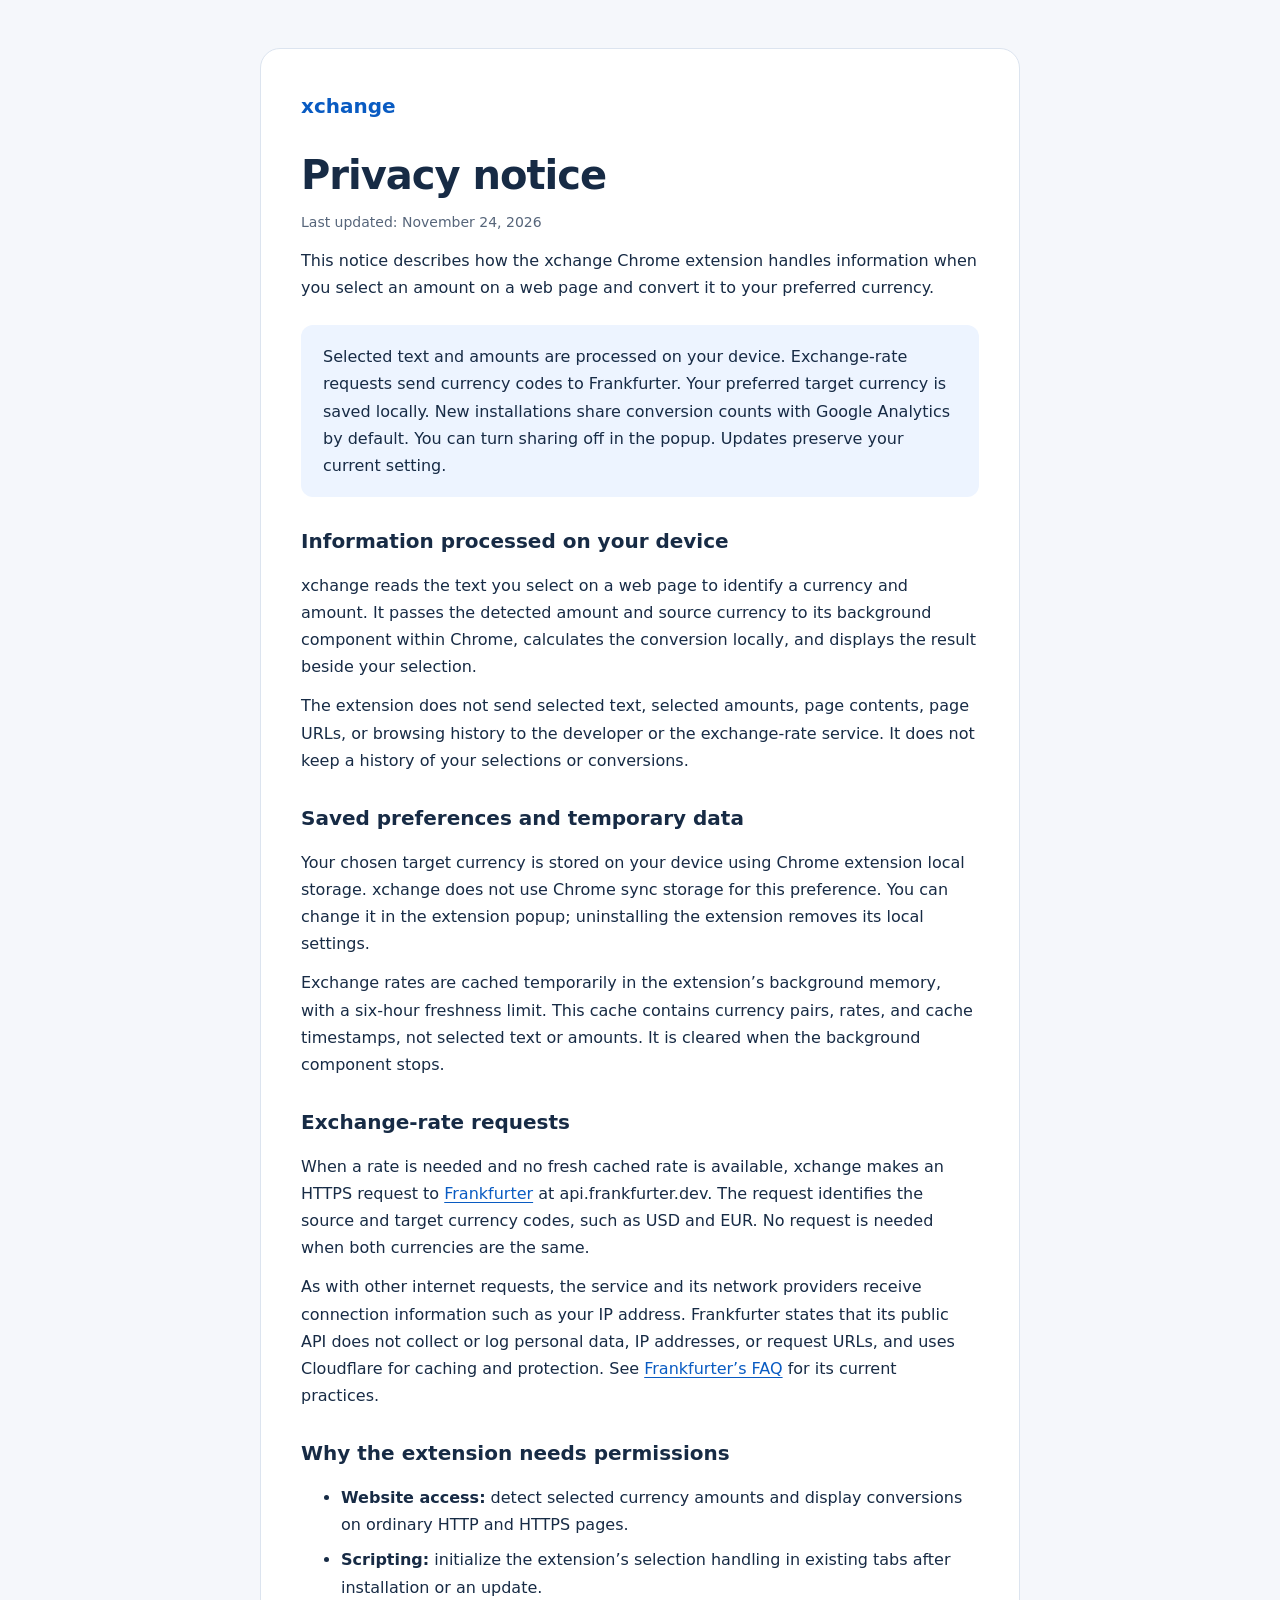
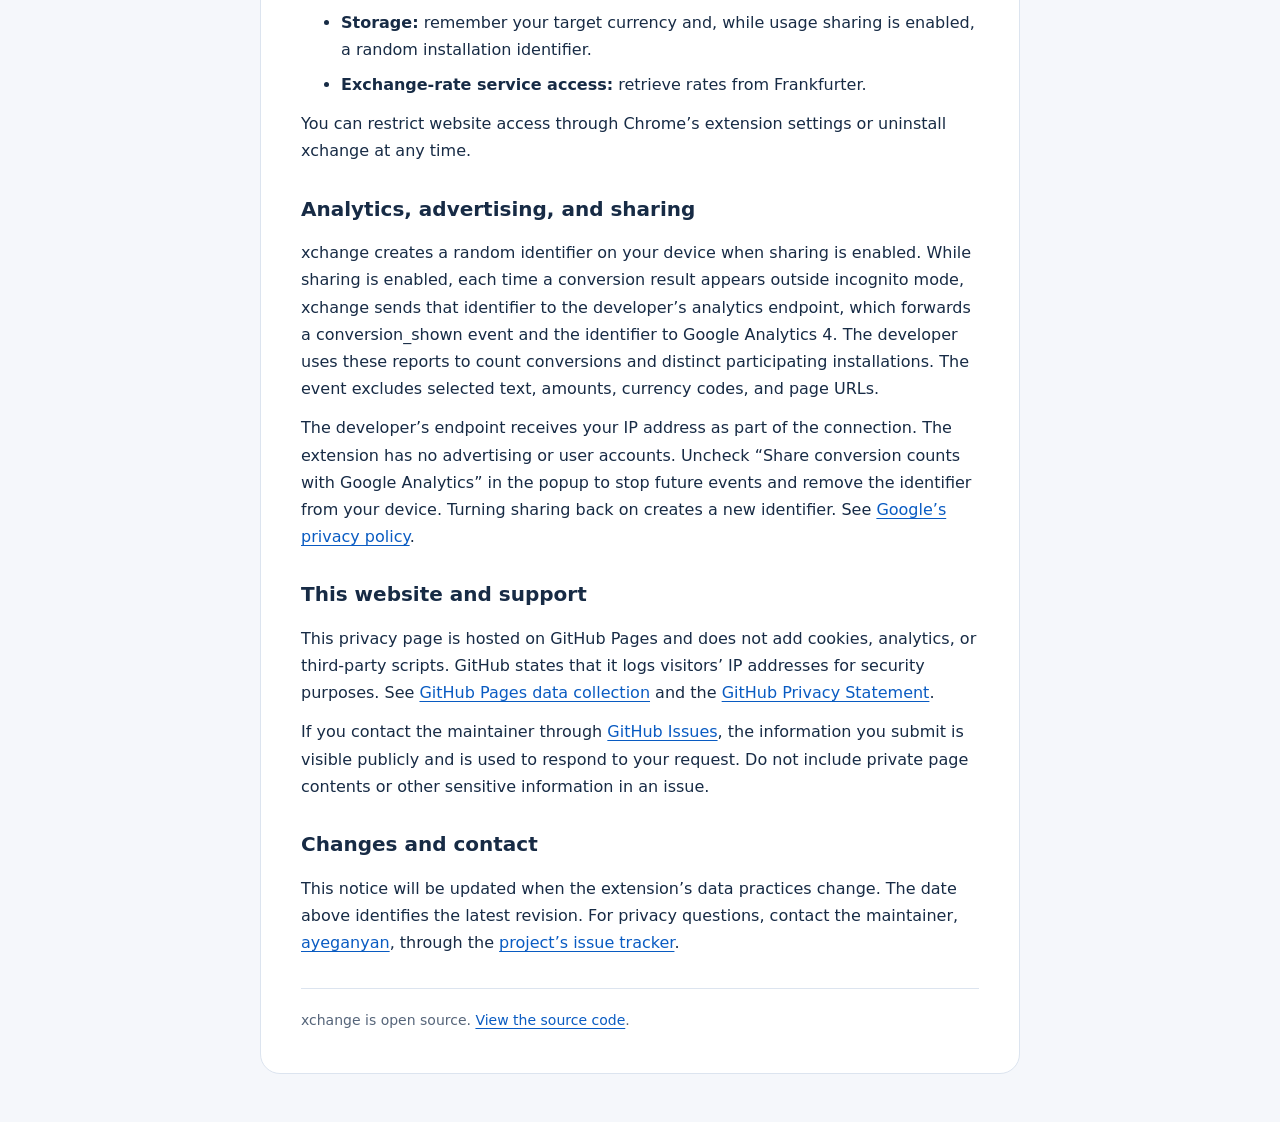
<file: docs/index.html>
<!doctype html>
<html lang="en">
<head>
  <meta charset="utf-8">
  <meta name="viewport" content="width=device-width, initial-scale=1">
  <meta http-equiv="refresh" content="0; url=privacy.html">
  <title>xchange privacy notice</title>
</head>
<body><p><a href="privacy.html">Read the xchange privacy notice</a>.</p></body>
</html>
</file>
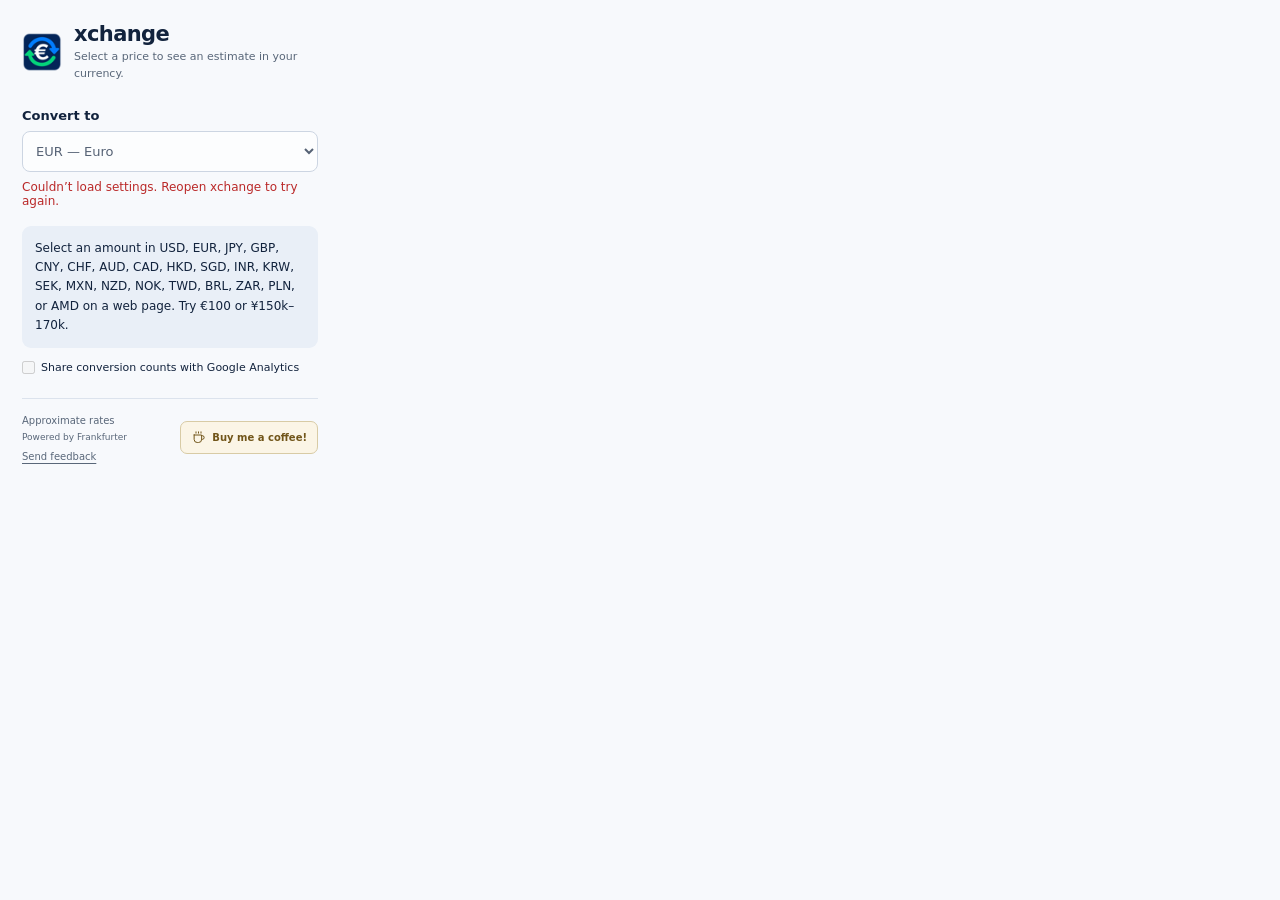
<file: popup.html>
<!doctype html>
<html lang="en">
  <head>
    <meta charset="utf-8">
    <meta name="viewport" content="width=device-width, initial-scale=1">
    <title>xchange - Currency Converter</title>
    <link rel="stylesheet" href="popup.css">
    <script src="currencies.js" defer></script>
    <script src="popup.js" defer></script>
  </head>
  <body>
    <header>
      <img src="icons/icon-48.png" width="40" height="40" alt="">
      <div><h1>xchange</h1><p>Select a price to see an estimate in your currency.</p></div>
    </header>
    <main>
      <label for="target-currency">Convert to</label>
      <select id="target-currency" disabled aria-describedby="save-status"></select>
      <p id="save-status" role="status" aria-live="polite">Loading your preference…</p>
      <div class="hint">Select an amount in USD, EUR, JPY, GBP, CNY, CHF, AUD, CAD, HKD, SGD, INR, KRW, SEK, MXN, NZD, NOK, TWD, BRL, ZAR, PLN, or AMD on a web page. Try €100 or ¥150k–170k.</div>
      <label class="usage-setting"><input id="usage" type="checkbox" disabled> Share conversion counts with Google Analytics</label>
    </main>
    <footer>
      <div class="footer-info">
        <p>Approximate rates<br><span>Powered by Frankfurter</span></p>
        <a class="feedback-link" href="https://tally.so/r/0VVRpP" target="_blank" rel="noopener noreferrer" aria-label="Send feedback (opens in a new tab)">Send feedback</a>
      </div>
      <a class="coffee-button" href="https://www.buymeacoffee.com/ayeganyan" target="_blank" rel="noopener noreferrer" aria-label="Buy me a coffee (opens in a new tab)">
        <svg width="15" height="15" viewBox="0 0 24 24" fill="none" stroke="currentColor" stroke-width="1.6" stroke-linecap="round" stroke-linejoin="round" aria-hidden="true">
          <path d="M5 8h12v7a5 5 0 0 1-5 5h-2a5 5 0 0 1-5-5V8Z"/>
          <path d="M17 9h1a3 3 0 1 1 0 6h-1M8 3v2m4-2v2m4-2v2"/>
        </svg>
        <span>Buy me a coffee!</span>
      </a>
    </footer>
  </body>
</html>
</file>
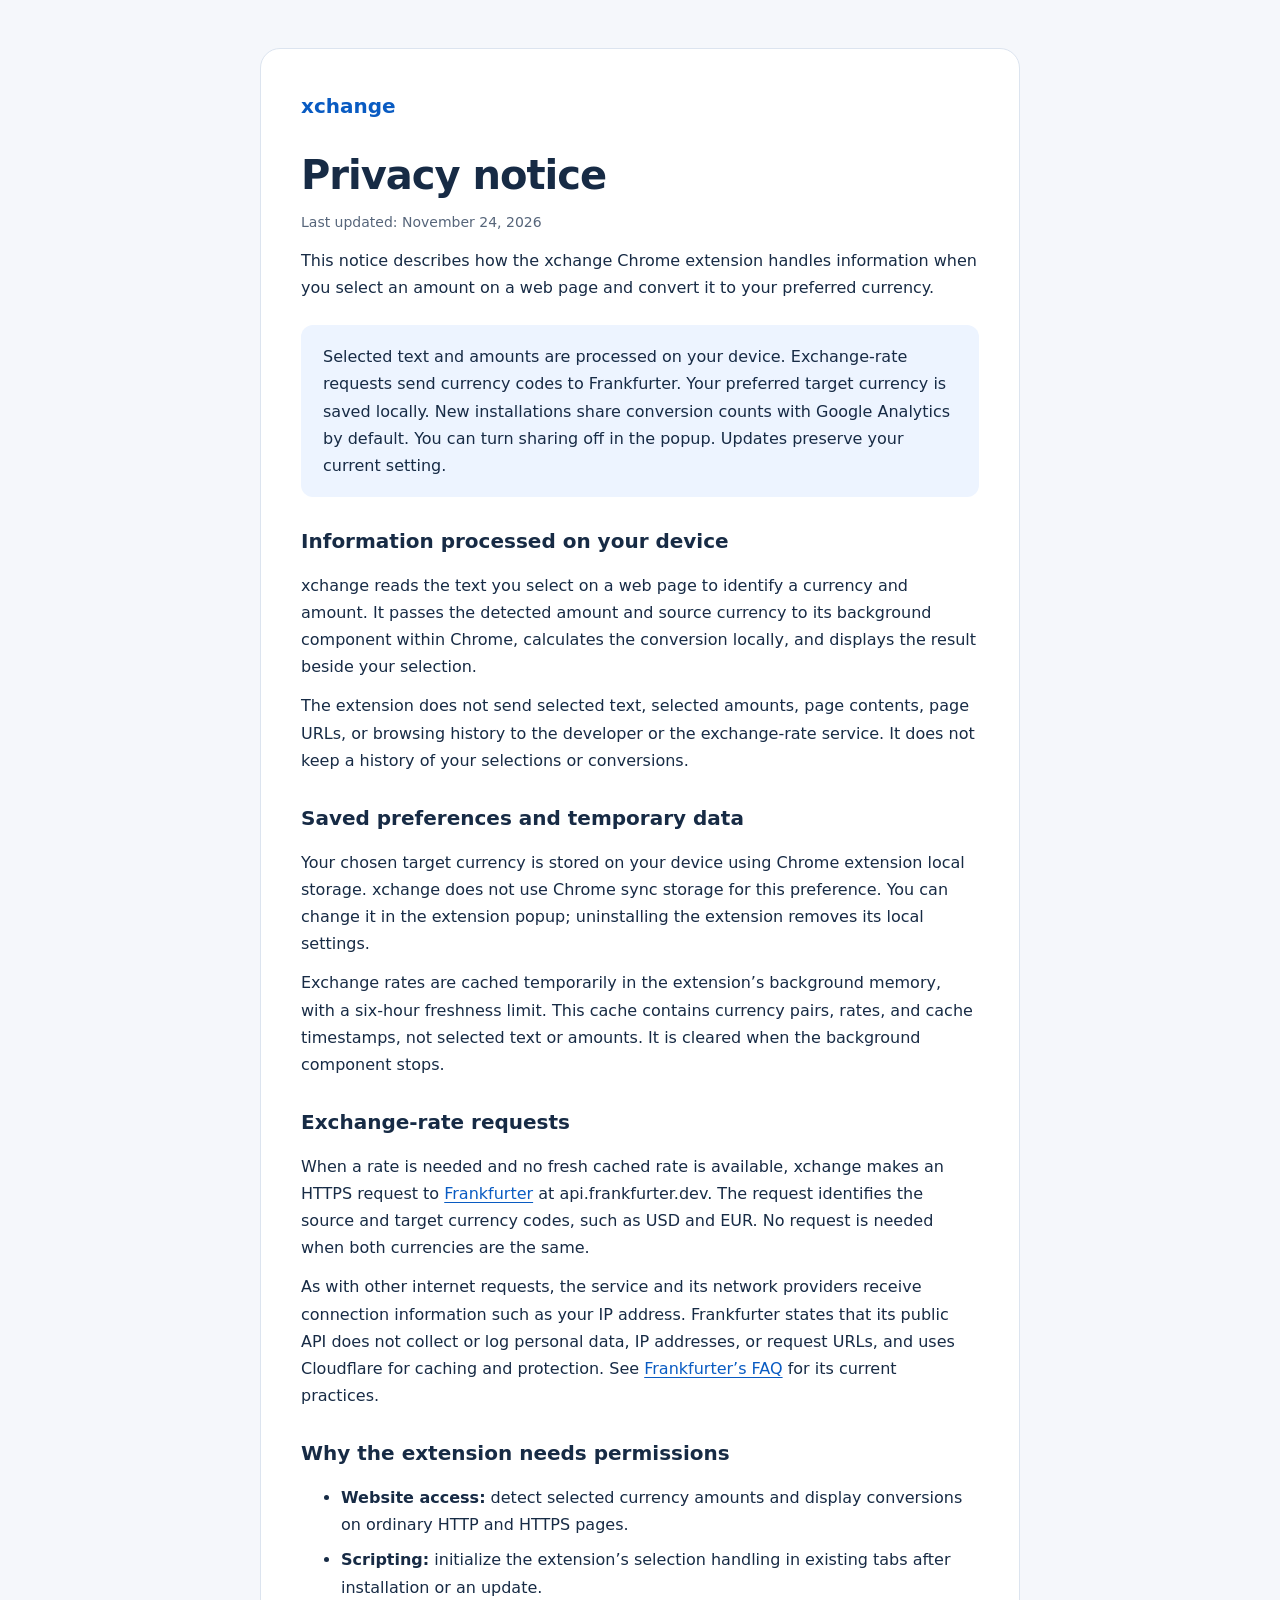
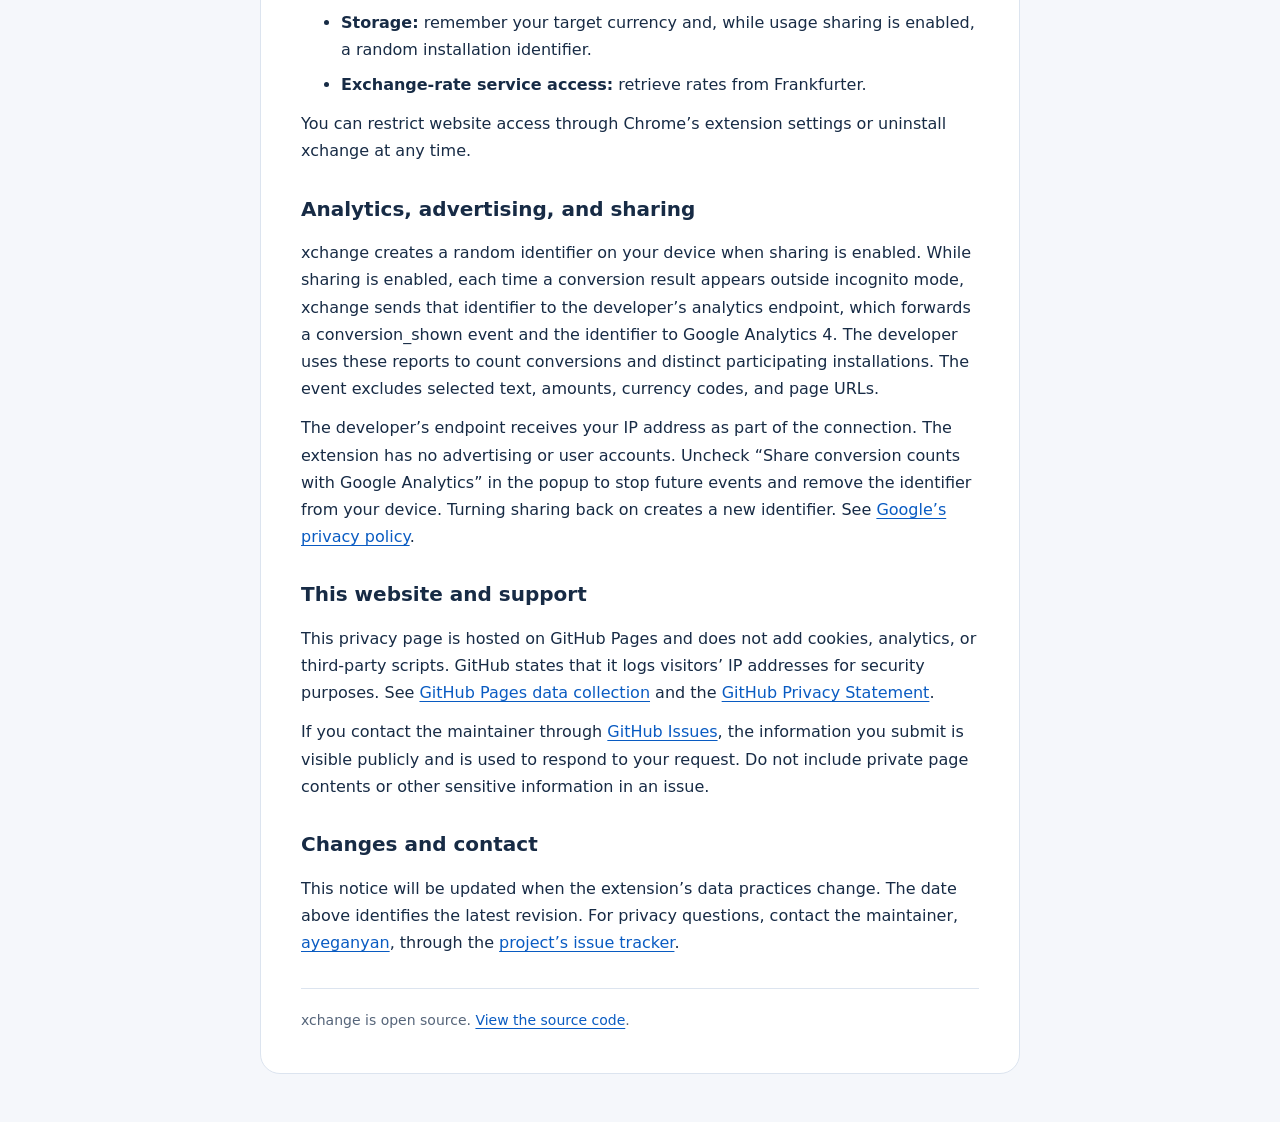
<file: docs/privacy.html>
<!doctype html>
<html lang="en">
<head>
  <meta charset="utf-8">
  <meta name="viewport" content="width=device-width, initial-scale=1">
  <meta name="description" content="Privacy notice for the xchange Chrome extension: local currency conversion, saved preferences, and exchange-rate requests.">
  <title>Privacy notice · xchange</title>
  <style>
    :root { color-scheme: light dark; font-family: system-ui, sans-serif; color: #172b45; background: #f5f7fb; }
    * { box-sizing: border-box; }
    body { margin: 0; padding: 48px 20px; line-height: 1.7; }
    main { max-width: 760px; margin: auto; padding: 40px; background: #fff; border: 1px solid #dce4ef; border-radius: 20px; }
    .brand { font-weight: 750; font-size: 20px; text-decoration: none; }
    h1 { font-size: clamp(28px, 5vw, 40px); line-height: 1.2; margin: 28px 0 8px; letter-spacing: -1px; }
    h2 { font-size: 20px; line-height: 1.4; margin-top: 30px; }
    p, ul { margin: 12px 0; }
    li { margin: 8px 0; }
    a { color: #095bc2; text-underline-offset: 3px; overflow-wrap: anywhere; }
    a:focus-visible { outline: 3px solid #1687ec; outline-offset: 4px; }
    .updated, footer { color: #56657a; font-size: 14px; }
    .summary { background: #edf4ff; border-radius: 12px; padding: 18px 22px; margin-top: 24px; }
    footer { border-top: 1px solid #dce4ef; margin-top: 32px; padding-top: 20px; }
    @media (max-width: 520px) { body { padding: 16px 12px; } main { padding: 24px 20px; } }
    @media (prefers-color-scheme: dark) {
      :root { background: #101b2b; color: #e6edf7; }
      main { background: #17263b; border-color: #35465e; }
      a { color: #8fc5ff; }
      .updated, footer { color: #b2bfd0; }
      .summary { background: #203854; }
      footer { border-color: #35465e; }
    }
  </style>
</head>
<body>
<main>
  <a class="brand" href="https://github.com/ayeganyan/xchange">xchange</a>
  <h1>Privacy notice</h1>
  <p class="updated">Last updated: <time datetime="2026-11-24">November 24, 2026</time></p>
  <p>This notice describes how the xchange Chrome extension handles information when you select an amount on a web page and convert it to your preferred currency.</p>
  <div class="summary">Selected text and amounts are processed on your device. Exchange-rate requests send currency codes to Frankfurter. Your preferred target currency is saved locally. New installations share conversion counts with Google Analytics by default. You can turn sharing off in the popup. Updates preserve your current setting.</div>

  <h2>Information processed on your device</h2>
  <p>xchange reads the text you select on a web page to identify a currency and amount. It passes the detected amount and source currency to its background component within Chrome, calculates the conversion locally, and displays the result beside your selection.</p>
  <p>The extension does not send selected text, selected amounts, page contents, page URLs, or browsing history to the developer or the exchange-rate service. It does not keep a history of your selections or conversions.</p>

  <h2>Saved preferences and temporary data</h2>
  <p>Your chosen target currency is stored on your device using Chrome extension local storage. xchange does not use Chrome sync storage for this preference. You can change it in the extension popup; uninstalling the extension removes its local settings.</p>
  <p>Exchange rates are cached temporarily in the extension’s background memory, with a six-hour freshness limit. This cache contains currency pairs, rates, and cache timestamps, not selected text or amounts. It is cleared when the background component stops.</p>

  <h2>Exchange-rate requests</h2>
  <p>When a rate is needed and no fresh cached rate is available, xchange makes an HTTPS request to <a href="https://frankfurter.dev/">Frankfurter</a> at api.frankfurter.dev. The request identifies the source and target currency codes, such as USD and EUR. No request is needed when both currencies are the same.</p>
  <p>As with other internet requests, the service and its network providers receive connection information such as your IP address. Frankfurter states that its public API does not collect or log personal data, IP addresses, or request URLs, and uses Cloudflare for caching and protection. See <a href="https://frankfurter.dev/#faq">Frankfurter’s FAQ</a> for its current practices.</p>

  <h2>Why the extension needs permissions</h2>
  <ul>
    <li><strong>Website access:</strong> detect selected currency amounts and display conversions on ordinary HTTP and HTTPS pages.</li>
    <li><strong>Scripting:</strong> initialize the extension’s selection handling in existing tabs after installation or an update.</li>
    <li><strong>Storage:</strong> remember your target currency and, while usage sharing is enabled, a random installation identifier.</li>
    <li><strong>Exchange-rate service access:</strong> retrieve rates from Frankfurter.</li>
  </ul>
  <p>You can restrict website access through Chrome’s extension settings or uninstall xchange at any time.</p>

  <h2>Analytics, advertising, and sharing</h2>
  <p>xchange creates a random identifier on your device when sharing is enabled. While sharing is enabled, each time a conversion result appears outside incognito mode, xchange sends that identifier to the developer’s analytics endpoint, which forwards a conversion_shown event and the identifier to Google Analytics 4. The developer uses these reports to count conversions and distinct participating installations. The event excludes selected text, amounts, currency codes, and page URLs.</p>
  <p>The developer’s endpoint receives your IP address as part of the connection. The extension has no advertising or user accounts. Uncheck “Share conversion counts with Google Analytics” in the popup to stop future events and remove the identifier from your device. Turning sharing back on creates a new identifier. See <a href="https://policies.google.com/privacy">Google’s privacy policy</a>.</p>

  <h2>This website and support</h2>
  <p>This privacy page is hosted on GitHub Pages and does not add cookies, analytics, or third-party scripts. GitHub states that it logs visitors’ IP addresses for security purposes. See <a href="https://docs.github.com/en/pages/getting-started-with-github-pages/what-is-github-pages#data-collection">GitHub Pages data collection</a> and the <a href="https://docs.github.com/en/site-policy/privacy-policies/github-general-privacy-statement">GitHub Privacy Statement</a>.</p>
  <p>If you contact the maintainer through <a href="https://github.com/ayeganyan/xchange/issues">GitHub Issues</a>, the information you submit is visible publicly and is used to respond to your request. Do not include private page contents or other sensitive information in an issue.</p>

  <h2>Changes and contact</h2>
  <p>This notice will be updated when the extension’s data practices change. The date above identifies the latest revision. For privacy questions, contact the maintainer, <a href="https://github.com/ayeganyan">ayeganyan</a>, through the <a href="https://github.com/ayeganyan/xchange/issues">project’s issue tracker</a>.</p>
  <footer>xchange is open source. <a href="https://github.com/ayeganyan/xchange">View the source code</a>.</footer>
</main>
</body>
</html>
</file>
<file: popup.css>
:root { color-scheme: light dark; font-family: system-ui, sans-serif; }
* { box-sizing: border-box; }
body { width: 340px; margin: 0; padding: 22px; background: #f7f9fc; color: #12233d; }
header { display: flex; gap: 12px; align-items: center; margin-bottom: 26px; }
header img { flex-shrink: 0; }
h1 { margin: 0 0 3px; font-size: 21px; letter-spacing: -.6px; }
header p { margin: 0; font-size: 11px; color: #596779; line-height: 1.5; }
label { display: block; margin-bottom: 8px; font-size: 13px; font-weight: 650; }
.usage-setting { display: flex; align-items: center; gap: 6px; min-height: 24px; margin: 8px 0 0; font-size: 11px; font-weight: 400; cursor: pointer; }
.usage-setting input { width: 13px; height: 13px; margin: 0; }
select { width: 100%; padding: 11px 9px; border: 1px solid #bbc7d8; border-radius: 8px; background: white; color: #12233d; font: inherit; font-size: 13px; }
select:focus-visible { outline: 3px solid #0086ff; outline-offset: 2px; }
#save-status { min-height: 18px; margin: 8px 0 18px; font-size: 12px; color: #266443; }
#save-status.error { color: #ba2929; }
.hint { padding: 13px; border-radius: 9px; background: #e9eff7; font-size: 12px; line-height: 1.6; }
footer { display: flex; align-items: center; justify-content: space-between; gap: 12px; margin-top: 18px; padding-top: 14px; border-top: 1px solid #dce3ed; color: #596779; font-size: 10px; }
footer p { margin: 0; line-height: 1.6; }
footer p span { font-size: 9px; }
.feedback-link { display: inline-block; margin-top: 6px; color: inherit; text-underline-offset: 3px; }
.feedback-link:hover { text-decoration-thickness: 2px; }
.feedback-link:focus-visible { outline: 3px solid #0086ff; outline-offset: 3px; border-radius: 2px; }
.coffee-button { display: inline-flex; flex-shrink: 0; align-items: center; gap: 6px; padding: 8px 10px; border: 1px solid #d8cba5; border-radius: 7px; background: #fbf5e6; color: #715519; font-size: 10px; font-weight: 600; text-decoration: none; }
.coffee-button:hover { background: #f5e9cb; border-color: #bca56b; }
.coffee-button:focus-visible { outline: 3px solid #0086ff; outline-offset: 3px; }
@media (prefers-color-scheme: dark) {
  body { background: #101d31; color: #f0f5fd; }
  header p, footer { color: #a8b8cc; }
  footer { border-color: #293b52; }
  .coffee-button { background: #252b32; border-color: #4a4435; color: #e2c581; }
  .coffee-button:hover { background: #34352f; border-color: #89764b; }
  select { background: #192c46; color: #f0f5fd; border-color: #496079; }
  .hint { background: #192c46; }
  #save-status { color: #69d6a1; }
  #save-status.error { color: #ff9292; }
}
</file>
